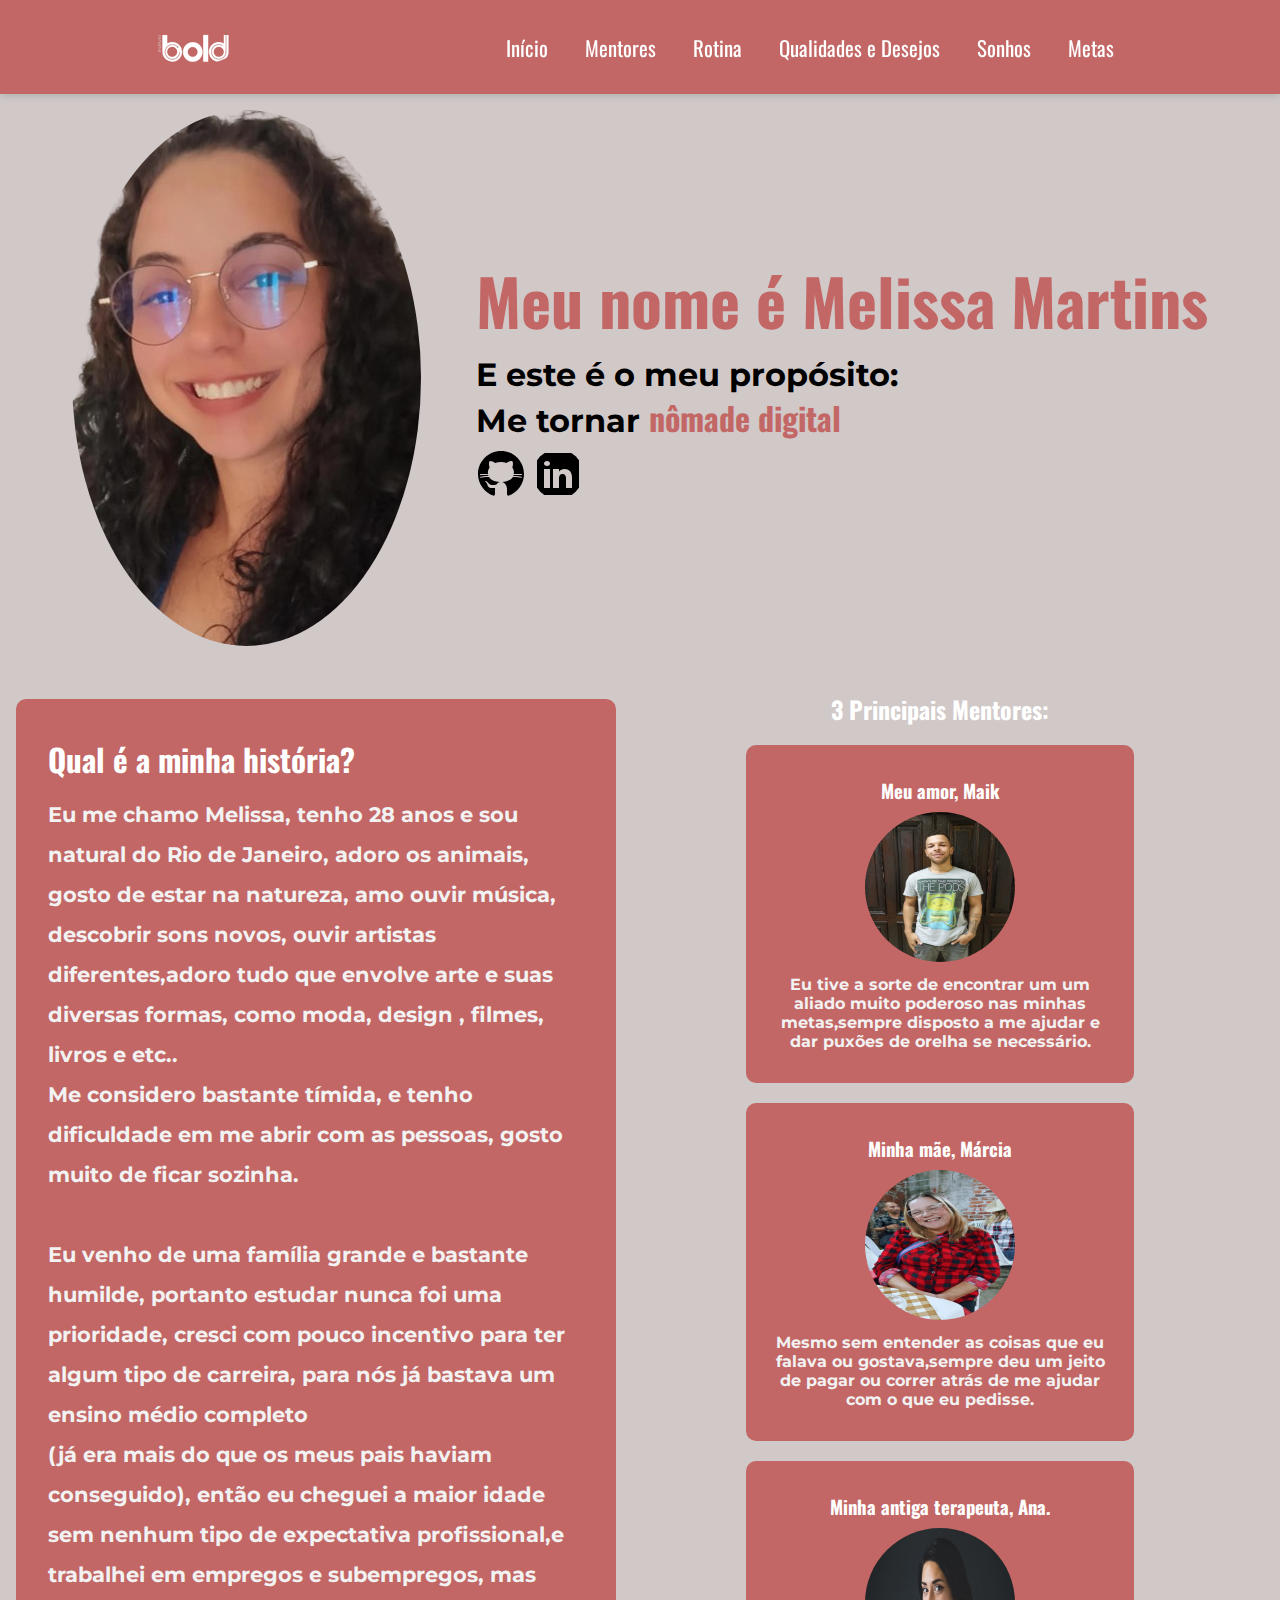
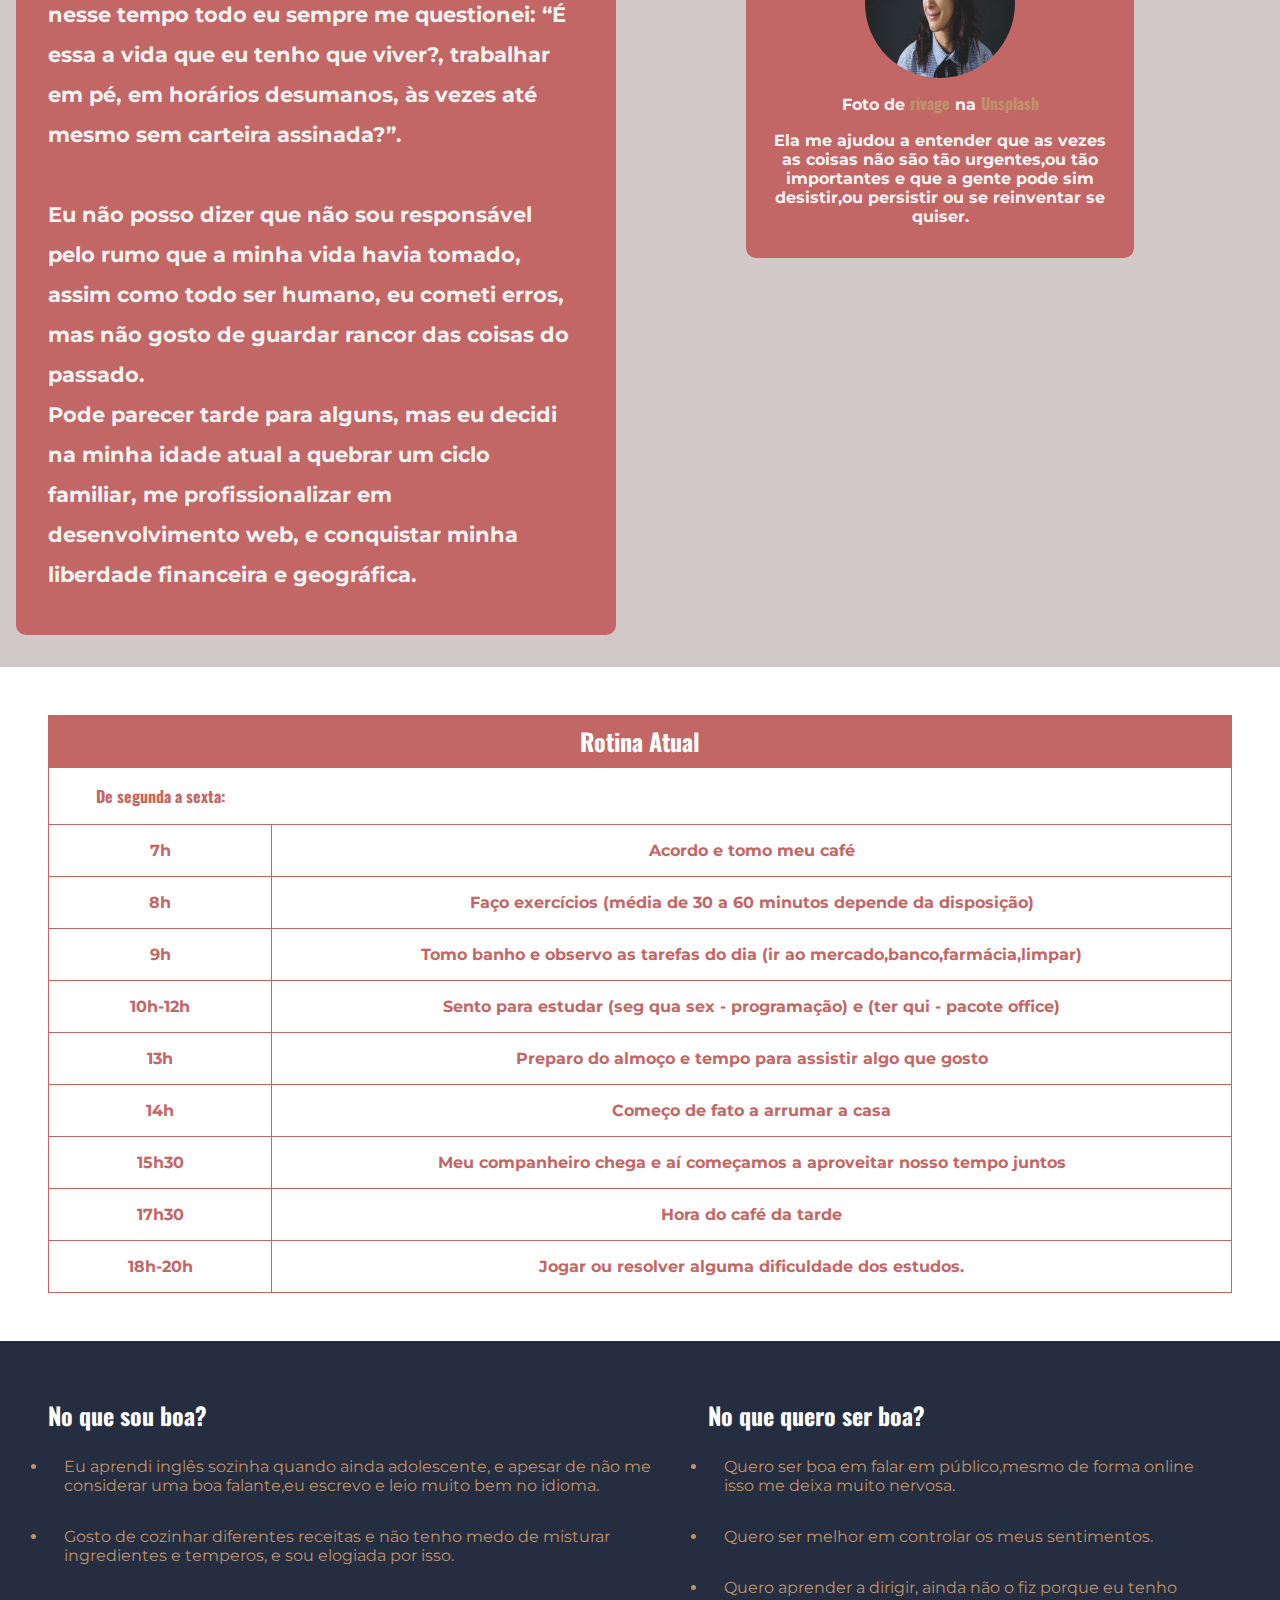
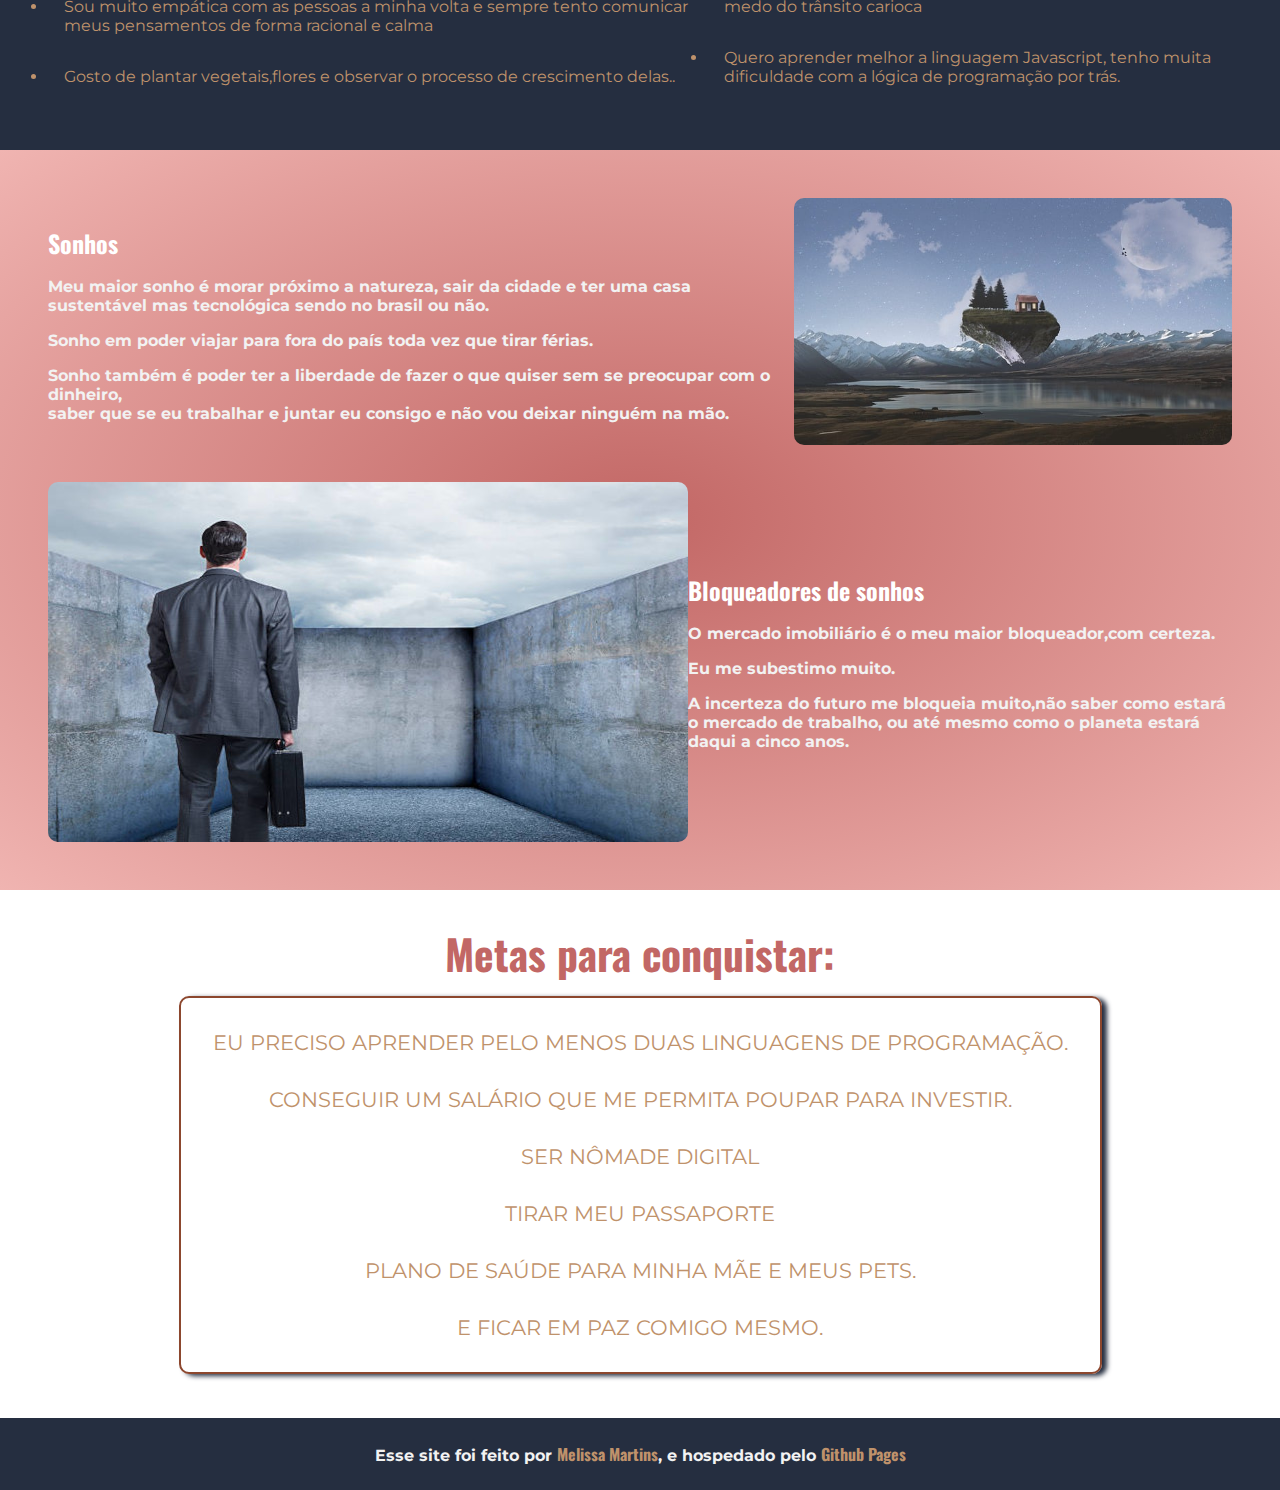
<file: index.html>
<!DOCTYPE html>
<html lang="pt-br">

<head>
    <meta charset="UTF-8" />
    <meta name="viewport" content="width=device-width, initial-scale=1.0" />
    <title>Meu Caminho - Instituto Bold</title>
    <link rel="preconnect" href="https://fonts.googleapis.com" />
    <link rel="preconnect" href="https://fonts.gstatic.com" crossorigin />
    <link href="https://fonts.googleapis.com/css2?family=Oswald:wght@200..700&display=swap" rel="stylesheet" />
    <link rel="preconnect" href="https://fonts.googleapis.com" />
    <link rel="preconnect" href="https://fonts.gstatic.com" crossorigin />
    <link href="https://fonts.googleapis.com/css2?family=Montserrat:ital,wght@0,100..900;1,100..900&display=swap"
        rel="stylesheet" />
    <link rel="stylesheet" href="style.css" />
    <link rel="stylesheet" href="mediaqueries.css">
</head>

<body>
    <nav>
        <a href=""><img src="assets/img/logo.webp" alt="" /></a>
        <div class="nav-list">
            <a href="#inicio" class="nav-link">Início</a>
            <a href="#mentores" class="nav-link">Mentores</a>
            <a href="#rotina" class="nav-link">Rotina</a>
            <a href="#desejos" class="nav-link">Qualidades e Desejos</a>
            <a href="#sonho" class="nav-link">Sonhos</a>
            <a href="#metas" class="nav-link">Metas</a>

        </div>
    </nav>
    <header>
        <div class="row hero">
            <div id="inicio">
                <img src="assets/img/eu-400-removebg-preview.png" alt="Uma selfie minha" />
            </div>
            <div class="hero-text">
                <h1>Meu nome é Melissa Martins</h1>
                <p id="hero-p">
                    E este é o meu propósito: <br />
                    Me tornar <span>nômade digital</span>
                </p>
                <a href="https://github.com/MellTins" target="_blank">
                    <img src="assets/icons/icons8-github.svg" alt="icone do GitHub"></a>

                <a href="https://www.linkedin.com/in/melissa-martins95/" target="_blank">
                    <img src="assets/icons/icons8-linkedin.svg" alt="ícone do Linkedin">
                </a>
            </div>
        </div>
        <!-- passado -->
    </header>
    <main>
        <section class="row passado">
            <div class="historia container
        ">
                <h2>Qual é a minha história?</h2>
                <p>
                    Eu me chamo Melissa, tenho 28 anos e sou natural do Rio de Janeiro,
                    adoro os animais, gosto de estar na natureza, amo ouvir música,
                    descobrir sons novos, ouvir artistas diferentes,adoro tudo que envolve arte e suas
                    diversas formas, como moda, design , filmes, livros e etc.. <br>
                    Me considero bastante tímida, e tenho dificuldade em me abrir com as pessoas, gosto muito de ficar
                    sozinha. <br>
                    <br>
                    Eu venho de uma família grande e bastante humilde, portanto estudar
                    nunca foi uma prioridade, cresci com pouco incentivo para ter algum
                    tipo de carreira, para nós já bastava um ensino médio completo <br> (já
                    era mais do que os meus pais haviam conseguido), então eu cheguei a
                    maior idade sem nenhum tipo de expectativa profissional,e trabalhei
                    em empregos e subempregos, mas nesse tempo todo eu sempre me
                    questionei: “É essa a vida que eu tenho que viver?, trabalhar em pé,
                    em horários desumanos, às vezes até mesmo sem carteira assinada?”. <br>
                    <br>
                    Eu não posso dizer que não sou responsável pelo rumo que a minha vida havia tomado, assim como todo
                    ser humano, eu cometi erros, mas
                    não gosto de guardar rancor das coisas do passado. <br>
                    Pode parecer tarde para alguns, mas eu decidi na minha idade atual a
                    quebrar um ciclo familiar, me profissionalizar em desenvolvimento
                    web, e conquistar minha liberdade financeira e geográfica.
                </p>
            </div>
            <aside class="mentores row" id="mentores">

                <h2>3 Principais Mentores:</h2>
                <section class="col">

                    <h3>Meu amor, Maik</h3>
                    <img class="img-mentores " src="assets/img/Maik-200.jpeg" alt="" />
                    <p>
                        Eu tive a sorte de encontrar um um aliado muito poderoso nas minhas
                        metas,sempre disposto a me ajudar e dar puxões de orelha se
                        necessário.
                    </p>
                </section>

                <section class="col">
                    <h3>Minha mãe, Márcia</h3>
                    <img class="img-mentores " src="assets/img/mãe-300.jpeg" alt="" />
                    <p>
                        Mesmo sem entender as coisas que eu falava ou gostava,sempre deu um
                        jeito de pagar ou correr atrás de me ajudar com o que eu pedisse.
                    </p>
                </section>

                <section class="col">
                    <h3>Minha antiga terapeuta, Ana.</h3>
                    <img class="img-mentores " src="assets/img/psicologa-final.jpg" alt="" />
                    <p>
                        Foto de
                        <a
                            href="https://unsplash.com/pt-br/@sigmund?utm_content=creditCopyText&utm_medium=referral&utm_source=unsplash">rivage</a>
                        na
                        <a
                            href="https://unsplash.com/pt-br/fotografias/mulher-na-camisa-social-xadrez-branca-e-azul-jzz_3jWMzHA?utm_content=creditCopyText&utm_medium=referral&utm_source=unsplash">Unsplash</a>
                    </p>
                    <p>
                        Ela me ajudou a
                        entender que as vezes as coisas não são tão urgentes,ou tão
                        importantes e que a gente pode sim desistir,ou persistir ou se
                        reinventar se quiser.
                    </p>
            </aside>
            </div>
        </section>

        <!-- presente -->
        <section class="presente row" id="rotina">
            <table class="tabela">
                <caption>
                    <h2>Rotina Atual</h2>
                </caption>
                <thead>
                    <th>De segunda a sexta:</th>
                </thead>
                <tbody>
                    <tr>
                        <td>7h</td>
                        <td>Acordo e tomo meu café</td>
                    </tr>
                    <tr>
                        <td>8h</td>
                        <td>Faço exercícios (média de 30 a 60 minutos depende da disposição) </td>
                    </tr>
                    <tr>
                        <td>9h</td>
                        <td>Tomo banho e observo as tarefas do dia (ir ao mercado,banco,farmácia,limpar)</td>
                    </tr>
                    <tr>
                        <td> 10h-12h </td>
                        <td>Sento para estudar (seg qua sex - programação) e (ter qui - pacote office) </td>
                    </tr>
                    <tr>
                        <td>13h</td>
                        <td>Preparo do almoço e tempo para assistir algo que gosto</td>
                    </tr>
                    <tr>
                        <td>14h</td>
                        <td>Começo de fato a arrumar a casa</td>
                    </tr>
                    <tr>
                        <td>15h30</td>
                        <td>Meu companheiro chega e aí começamos a aproveitar nosso tempo juntos</td>
                    </tr>
                    <tr>
                        <td>17h30</td>
                        <td>Hora do café da tarde</td>
                    </tr>
                    <tr>
                        <td>18h-20h</td>
                        <td>Jogar ou resolver alguma dificuldade dos estudos.</td>
                    </tr>
                </tbody>
            </table>
        </section>
        <section class="coluna-qua row " id="desejos">
            <div class="qualidades">
                <h2>No que sou boa?</h2>
                <ul>
                    <li class="qualidades-lista">
                        Eu aprendi inglês sozinha quando ainda adolescente, e apesar de não
                        me considerar uma boa falante,eu escrevo e leio muito bem no idioma.
                    </li>
                    <li class="qualidades-lista">
                        Gosto de cozinhar diferentes receitas e não tenho medo de misturar
                        ingredientes e temperos, e sou elogiada por isso.
                    </li>
                    <li class="qualidades-lista">
                        Sou muito empática com as pessoas a minha volta e sempre tento
                        comunicar meus pensamentos de forma racional e calma
                    </li>
                    <li class="qualidades-lista">
                        Gosto de plantar vegetais,flores e observar o processo de
                        crescimento delas..
                    </li>
                </ul>
            </div>

            <div class="habilidades">

                <h2>No que quero ser boa?</h2>
                <ul>
                    <li class="qualidades-lista">
                        Quero ser boa em falar em público,mesmo de forma online isso me
                        deixa muito nervosa.
                    </li>
                    <li>Quero ser melhor em controlar os meus sentimentos.</li>
                    <li class="qualidades-lista">
                        Quero aprender a dirigir, ainda não o fiz porque eu tenho medo do
                        trânsito carioca
                    </li>
                    <li class="qualidades-lista">
                        Quero aprender melhor a linguagem Javascript, tenho muita
                        dificuldade com a lógica de programação por trás.
                    </li>
                </ul>
            </div>
        </section>
        <!-- futuro -->
        <section class="coluna-sonhos " id="sonho">
            <div class="sonhos row">
                <div>
                    <h2>Sonhos</h2>
                    <p>
                        Meu maior sonho é morar próximo a natureza, sair da cidade e ter uma
                        casa sustentável mas tecnológica sendo no brasil ou não.
                    </p>
                    <p>
                        Sonho em
                        poder viajar para fora do país toda vez que tirar férias.
                    </p>
                    <p>
                        Sonho também é poder ter a liberdade de fazer o que quiser sem se
                        preocupar com o dinheiro, <br> saber que se eu trabalhar e juntar eu
                        consigo e não vou deixar ninguém na mão.
                    </p>
                </div>
                <div><img class="sonhos-img" src="assets/img/casa-sonho.jpg" alt="">
                </div>

            </div>

            <div class="bloc-sonhos row">
                <img class="sonhos-img" src="assets/img/bloqueadores-360.jpg" alt="">
                <div>
                    <h2>Bloqueadores de sonhos</h2>
                    <p>
                        O mercado imobiliário é o meu maior bloqueador,com certeza.</p>
                    <p>
                        Eu me subestimo muito.
                    </p>
                    <p>
                        A incerteza do futuro me bloqueia muito,não saber
                        como estará o mercado de trabalho, ou até mesmo como o planeta estará daqui a cinco anos.
                    </p>
                </div>
            </div>

        </section>

        <section class="metas row">
            <h1 id="metas">Metas para conquistar:</h1>
            <div class="metas-lista">
                <ul>
                    <li>
                        Eu preciso aprender pelo menos duas linguagens de programação.
                    </li>
                    <li>Conseguir um salário que me permita poupar para investir.</li>
                    <li>Ser nômade digital</li>
                    <li>Tirar meu passaporte</li>
                    <li>Plano de saúde para minha mãe e meus pets.</li>
                    <li>E ficar em paz comigo mesmo.</li>
                </ul>
            </div>
        </section>
    </main>
    <footer>
        <p>Esse site foi feito por <a href="https://www.linkedin.com/in/melissa-martins95/" target="_blank">Melissa Martins</a>, e hospedado pelo <a href="https://github.com/" target="_blank">Github Pages</a></p>

    </footer>
</body>

</html>
</file>
<file: style.css>
* {
  box-sizing: border-box;
  padding: 0;
  margin: 0;
  font-family: var(--primary-font);
}
:root {
  /* Cores Hex */
  --E-commerce-1-hex: #252e40;
  --E-commerce-2-hex: #403814;
  --E-commerce-3-hex: #bf926b;
  --E-commerce-4-hex: #8c472e;
  --E-commerce-5-hex: #f2f2f2;

  /* Color Theme Swatches in Hex */
  --Flower-Vintage-1-hex: #b7bcc0;
  --Flower-Vintage-2-hex: #a0a9a6;
  --Flower-Vintage-3-hex: #c26765;
  --Flower-Vintage-4-hex: #d98684;
  --Flower-Vintage-5-hex: #f0b4b1;

  /* Fontes */
  --primary-font: "Oswald", sans-serif;

  --secondary-font: "Montserrat", sans-serif;
}
.container {
  max-width: 1440px;
  width: 90%;
  margin: auto 0;
}
.row {
  display: flex;
}
img {
  border-radius: 50%;
  max-width: 100%;
}

nav {
  display: flex;
  padding: 1.5rem;
  background-color: var(--Flower-Vintage-3-hex);
  justify-content: space-around;
  align-items: center;
  position: sticky;
  top: 0;
  left: 0;
  width: 100%;
  box-shadow: 0px 0px 9px var(--Flower-Vintage-2-hex);
}
.nav-list {
  font-size: 1.3rem;
}
.nav-link {
  margin: 1rem;
  text-decoration: none;
  color: white;
}
.nav-link:hover {
  opacity: 0.75;
}

.hero {
  background-color: rgb(209, 200, 200);
  align-items: center;
  justify-content: space-evenly;
  padding: 1rem;
}
.hero-text {
  font-size: 2rem;
}
#hero-p {
  color: black;
}
span {
  color: var(--Flower-Vintage-3-hex);
}
p {
  font-family: var(--secondary-font);
  color: var(--E-commerce-5-hex);
  padding: 0.5rem 0rem;
  font-weight: bold;
}
h1 {
  color: var(--Flower-Vintage-3-hex);
}
h2,
h3 {
  color: white;
  padding: 0.5rem 0rem;
}
.passado {
  padding: 1rem;
  background-color: rgb(209, 200, 200);
}
.historia {
  background-color: var(--Flower-Vintage-3-hex);
  padding: 2rem;
  margin: 1rem 0;
  line-height: 2.5rem;
  font-size: 1.3rem;
  width: 100%;
}
.mentores {
  text-align: center;
  flex-direction: column;
  align-items: center;
}
.img-mentores {
  width: 150px;
  height: 150px;
}
.col {
  background-color: var(--Flower-Vintage-3-hex);
  margin: 10px;
  width: 60%;
  text-align: center;
  padding: 1.5rem;
}

.historia,
.col,
.bloc-sonhos,
.sonhos,
.metas-lista {
  border-radius: 10px;
}
.presente {
  padding: 3rem;
  align-items: center;
  justify-content: center;
}

.tabela {
  border-collapse: collapse;
  border: 1px solid var(--E-commerce-1-hex);
  width: 100%;
  text-align: center;
}
caption {
  background-color: var(--Flower-Vintage-3-hex);
}
thead th {
  padding: 1rem;
}
tr,
td {
  color: var(--Flower-Vintage-3-hex);
  padding: 1rem;
  border: 1px solid var(--Flower-Vintage-3-hex);
  font-family: var(--secondary-font);
  font-weight: 700;
}
.coluna-qua {
  justify-content: space-evenly;
  padding: 3rem;
  background-color: var(--E-commerce-1-hex);
}
ul li {
  font-family: var(--secondary-font);
  color: var(--E-commerce-3-hex);
  padding: 1rem;
}
.coluna-sonhos {
  background-image: radial-gradient(
    var(--Flower-Vintage-3-hex),
    var(--Flower-Vintage-5-hex)
  );
  padding: 2rem;
}
.sonhos {
  padding: 1rem;
  align-items: center;
  justify-content: space-between;
}
.bloc-sonhos {
  padding: 1rem;
  align-items: center;
  justify-content: space-between;
}
.sonhos-img {
  border-radius: 10px;
  max-width: 100%;
}
.metas {
  font-size: 1.3rem;
  padding: 2rem;
  align-items: center;
  justify-content: center;
  flex-direction: column;
  text-align: center;
}
.metas-lista ul li {
  list-style: none;
}
.metas-lista {
  border: 2px solid var(--E-commerce-4-hex);
  box-shadow: 5px 2px 5px var(--E-commerce-1-hex);
  margin: 0.75rem;
  padding: 1rem;
  text-transform: uppercase;
}
footer {
  background-color: var(--E-commerce-1-hex);
  text-align: center;
  padding: 1rem;
}
footer a,
.col a {
  text-decoration: none;
  color: var(--E-commerce-3-hex);
}
</file>
<file: mediaqueries.css>
@media(max-width:1000px){
 .row{
    display: block;
    
    
 }
 .historia,.coluna-qua{
   text-align: center;
 }
 .col{
   width: 95%;
   align-items: center;
 }
 .presente{
   padding: 0;
 }
 td, tr{
   font: 700 small sans-serif;
   
 }
 .coluna-sonhos{
   text-align: center;
 }
}

/* terminar de deixar responsivo
fixar o nav na tela
mudar alguns links de lugar */
</file>
